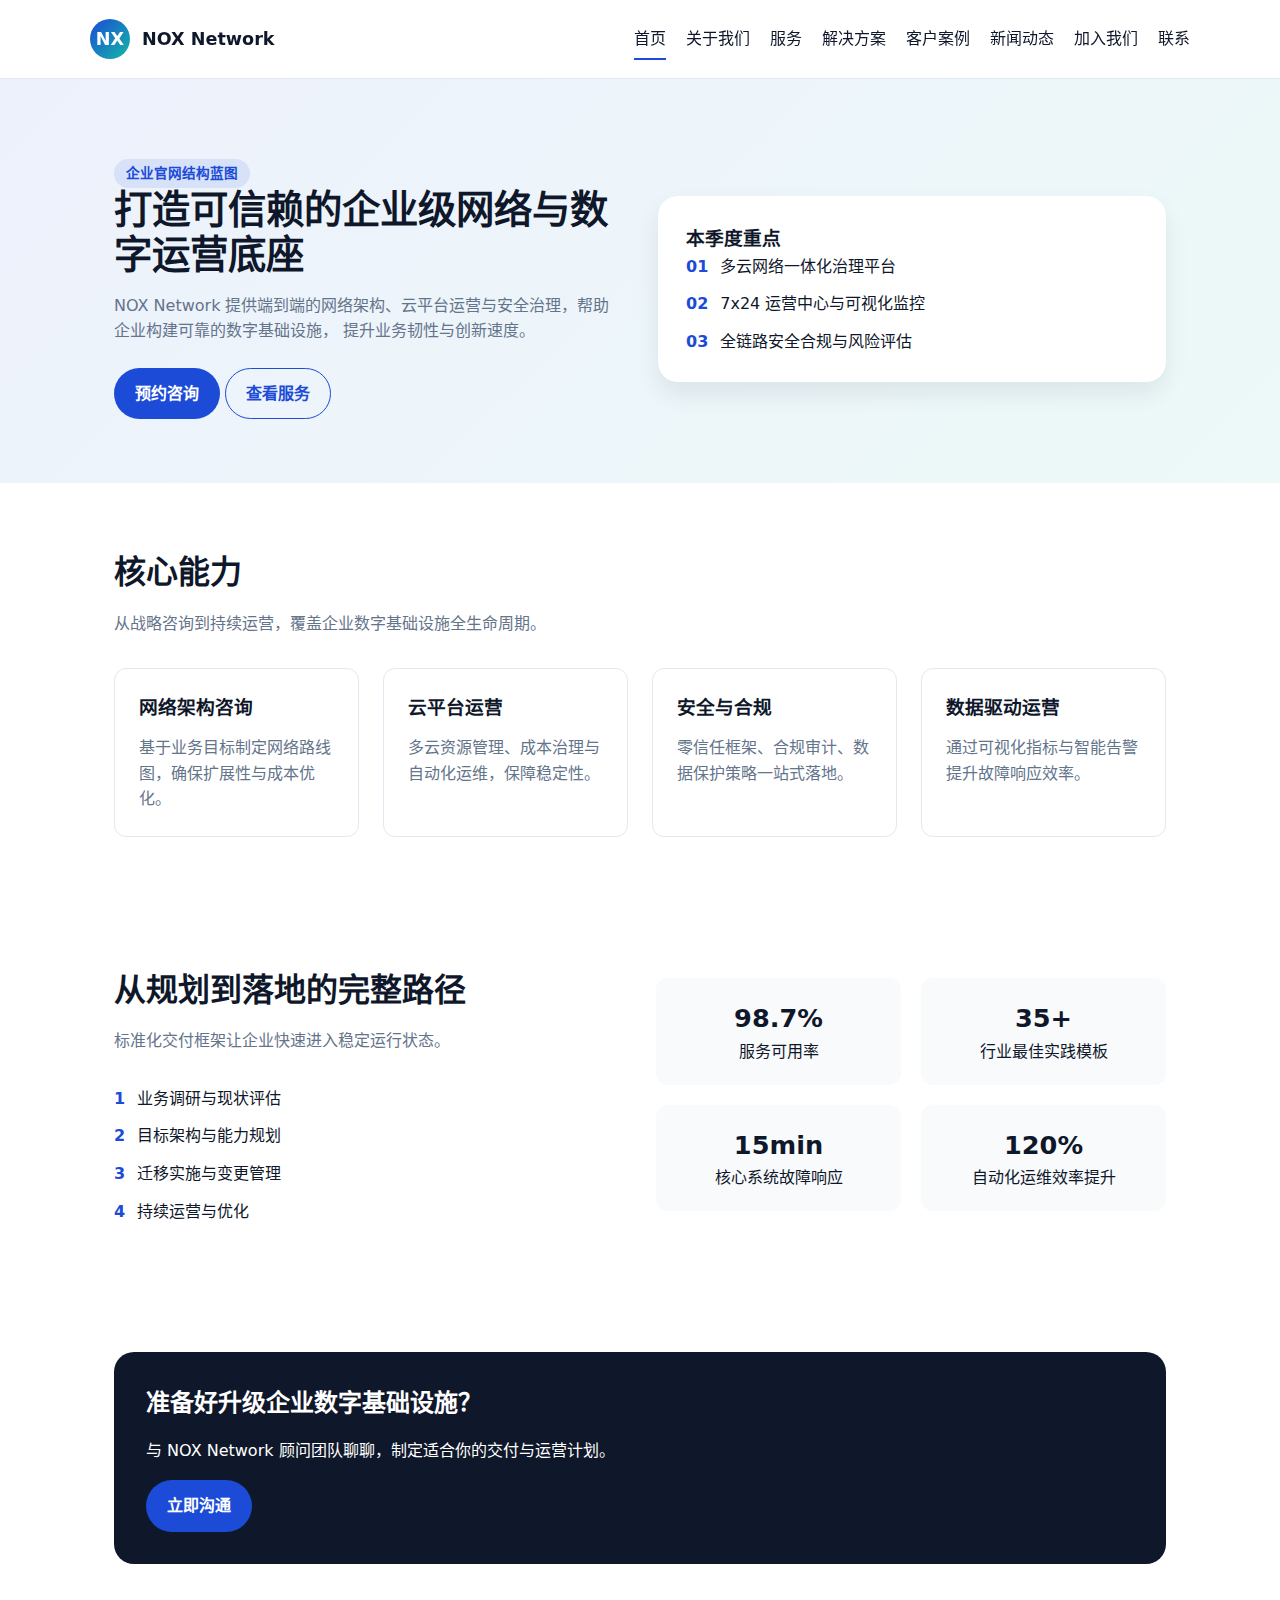
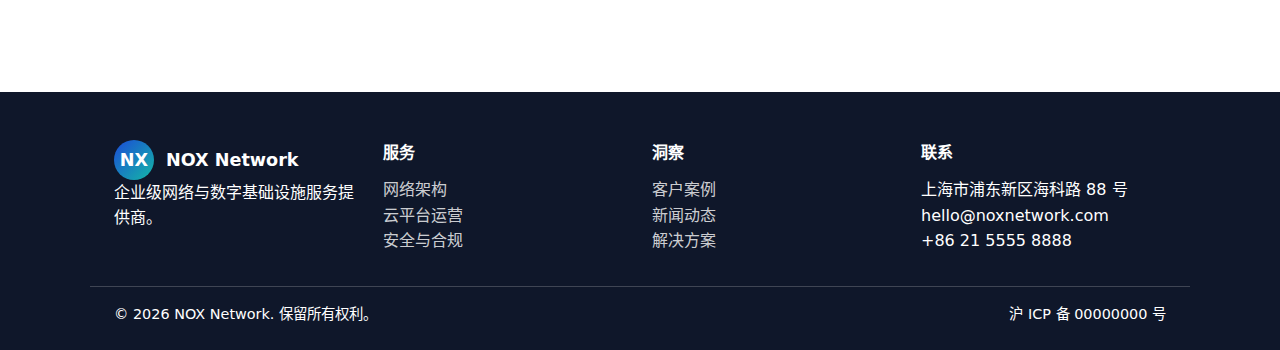
<file: index.html>
<!DOCTYPE html>
<html lang="zh-CN">
  <head>
    <meta charset="UTF-8" />
    <meta name="viewport" content="width=device-width, initial-scale=1" />
    <title>NOX Network | 企业级数字基础设施伙伴</title>
    <meta
      name="description"
      content="NOX Network 为企业提供安全、稳定、可扩展的数字基础设施与网络解决方案，助力业务持续增长。"
    />
    <link rel="stylesheet" href="assets/css/main.css" />
  </head>
  <body>
    <a class="skip-link" href="#main">跳到内容</a>
    <header class="site-header">
      <div class="container header-bar">
        <a class="brand" href="/">
          <span class="brand-mark">NX</span>
          NOX Network
        </a>
        <button class="nav-toggle" data-nav-toggle aria-expanded="false" aria-controls="primary-nav">
          菜单
        </button>
        <nav class="nav" id="primary-nav" data-nav-menu>
          <a href="/" aria-current="page">首页</a>
          <a href="/about/">关于我们</a>
          <a href="/services/">服务</a>
          <a href="/solutions/">解决方案</a>
          <a href="/case-studies/">客户案例</a>
          <a href="/news/">新闻动态</a>
          <a href="/careers/">加入我们</a>
          <a href="/contact/">联系</a>
        </nav>
      </div>
    </header>

    <main id="main">
      <section class="hero">
        <div class="container hero-grid">
          <div>
            <span class="badge">企业官网结构蓝图</span>
            <h1>打造可信赖的企业级网络与数字运营底座</h1>
            <p>
              NOX Network 提供端到端的网络架构、云平台运营与安全治理，帮助企业构建可靠的数字基础设施，
              提升业务韧性与创新速度。
            </p>
            <div class="hero-actions">
              <a class="button" href="/contact/">预约咨询</a>
              <a class="button secondary" href="/services/">查看服务</a>
            </div>
          </div>
          <div class="hero-card">
            <h3>本季度重点</h3>
            <ul class="list">
              <li><span>01</span> 多云网络一体化治理平台</li>
              <li><span>02</span> 7x24 运营中心与可视化监控</li>
              <li><span>03</span> 全链路安全合规与风险评估</li>
            </ul>
          </div>
        </div>
      </section>

      <section class="section">
        <div class="container">
          <div class="section-header">
            <h2>核心能力</h2>
            <p>从战略咨询到持续运营，覆盖企业数字基础设施全生命周期。</p>
          </div>
          <div class="card-grid">
            <article class="card">
              <h3>网络架构咨询</h3>
              <p>基于业务目标制定网络路线图，确保扩展性与成本优化。</p>
            </article>
            <article class="card">
              <h3>云平台运营</h3>
              <p>多云资源管理、成本治理与自动化运维，保障稳定性。</p>
            </article>
            <article class="card">
              <h3>安全与合规</h3>
              <p>零信任框架、合规审计、数据保护策略一站式落地。</p>
            </article>
            <article class="card">
              <h3>数据驱动运营</h3>
              <p>通过可视化指标与智能告警提升故障响应效率。</p>
            </article>
          </div>
        </div>
      </section>

      <section class="section">
        <div class="container split">
          <div>
            <div class="section-header">
              <h2>从规划到落地的完整路径</h2>
              <p>标准化交付框架让企业快速进入稳定运行状态。</p>
            </div>
            <ul class="list">
              <li><span>1</span> 业务调研与现状评估</li>
              <li><span>2</span> 目标架构与能力规划</li>
              <li><span>3</span> 迁移实施与变更管理</li>
              <li><span>4</span> 持续运营与优化</li>
            </ul>
          </div>
          <div class="metrics">
            <div class="metric">
              <strong>98.7%</strong>
              服务可用率
            </div>
            <div class="metric">
              <strong>35+</strong>
              行业最佳实践模板
            </div>
            <div class="metric">
              <strong>15min</strong>
              核心系统故障响应
            </div>
            <div class="metric">
              <strong>120%</strong>
              自动化运维效率提升
            </div>
          </div>
        </div>
      </section>

      <section class="section">
        <div class="container">
          <div class="cta">
            <h2>准备好升级企业数字基础设施？</h2>
            <p>与 NOX Network 顾问团队聊聊，制定适合你的交付与运营计划。</p>
            <a class="button" href="/contact/">立即沟通</a>
          </div>
        </div>
      </section>
    </main>

    <footer class="site-footer">
      <div class="container footer-grid">
        <div>
          <div class="brand">
            <span class="brand-mark">NX</span>
            NOX Network
          </div>
          <p>企业级网络与数字基础设施服务提供商。</p>
        </div>
        <div>
          <h4>服务</h4>
          <ul>
            <li><a href="/services/">网络架构</a></li>
            <li><a href="/services/">云平台运营</a></li>
            <li><a href="/services/">安全与合规</a></li>
          </ul>
        </div>
        <div>
          <h4>洞察</h4>
          <ul>
            <li><a href="/case-studies/">客户案例</a></li>
            <li><a href="/news/">新闻动态</a></li>
            <li><a href="/solutions/">解决方案</a></li>
          </ul>
        </div>
        <div>
          <h4>联系</h4>
          <ul>
            <li>上海市浦东新区海科路 88 号</li>
            <li>hello@noxnetwork.com</li>
            <li>+86 21 5555 8888</li>
          </ul>
        </div>
      </div>
      <div class="container footer-bottom">
        <span>© <span data-year></span> NOX Network. 保留所有权利。</span>
        <span>沪 ICP 备 00000000 号</span>
      </div>
    </footer>

    <script src="assets/js/main.js"></script>
  </body>
</html>
</file>
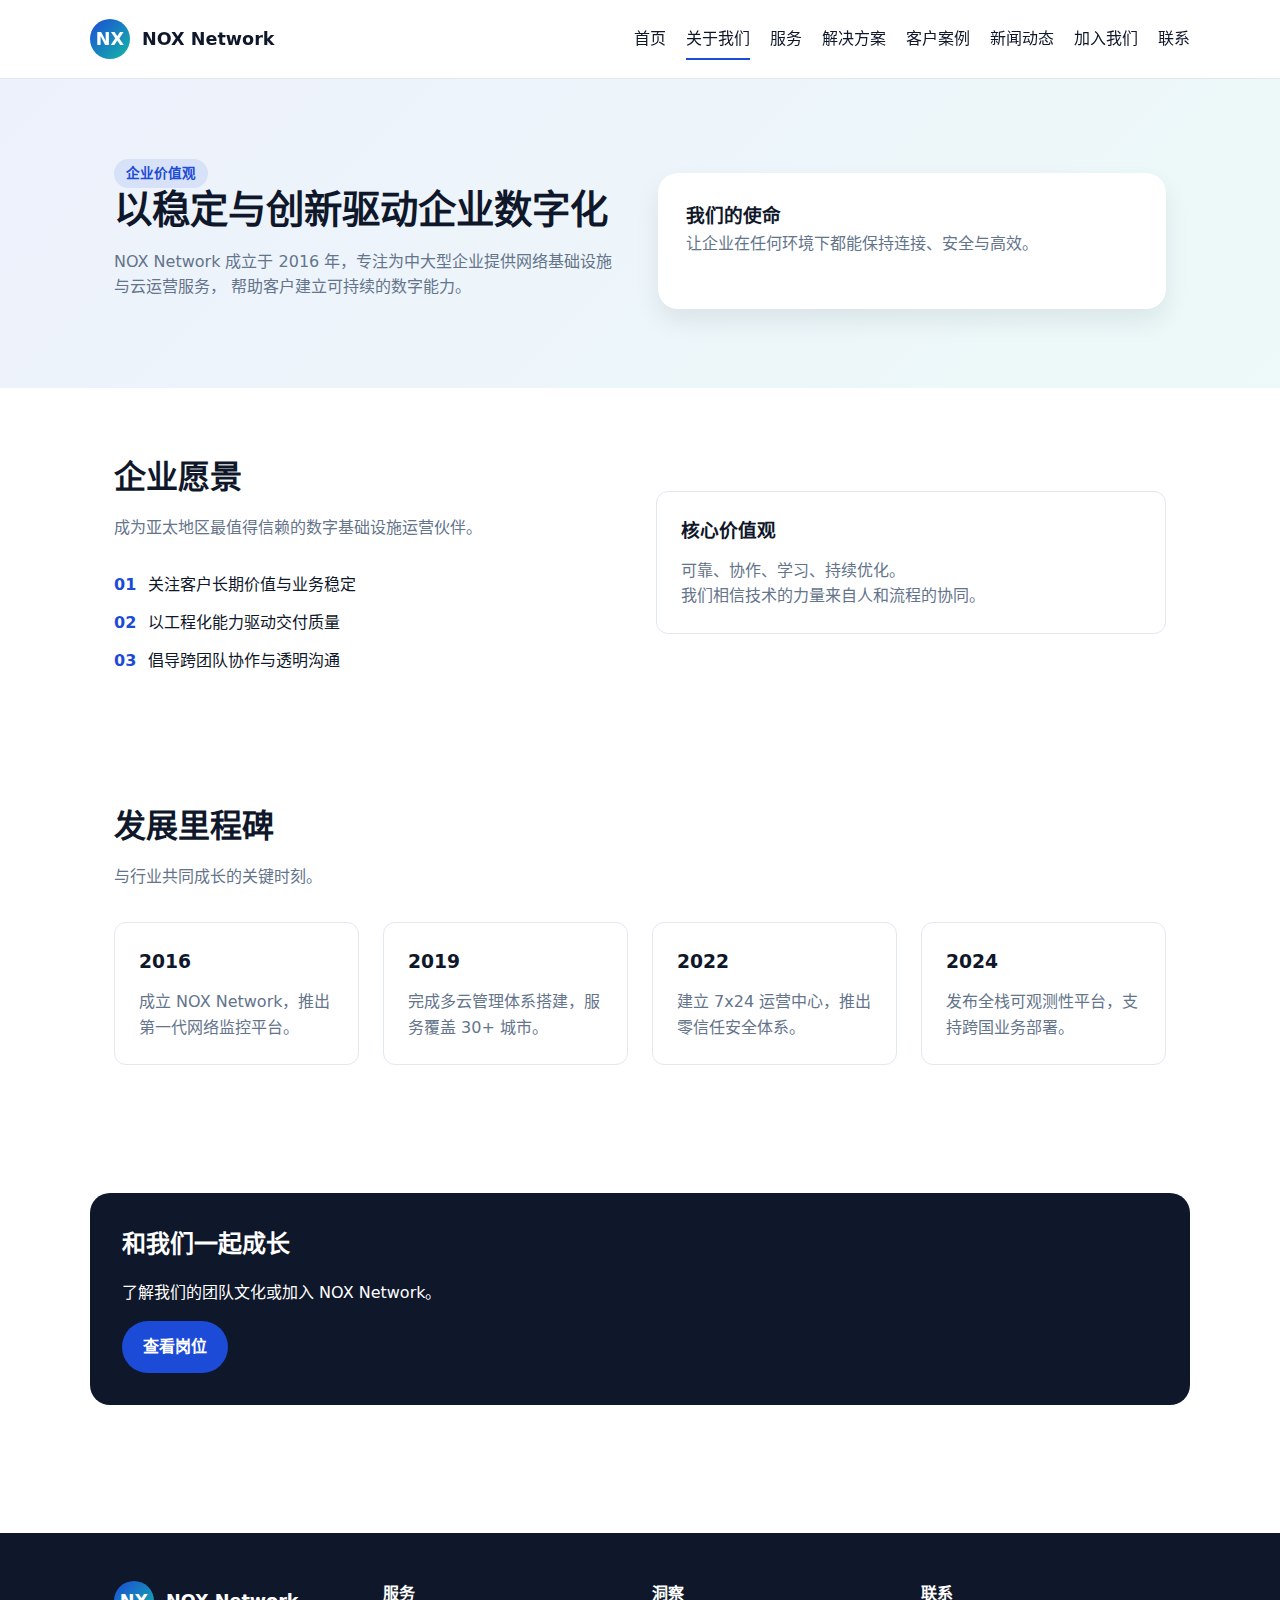
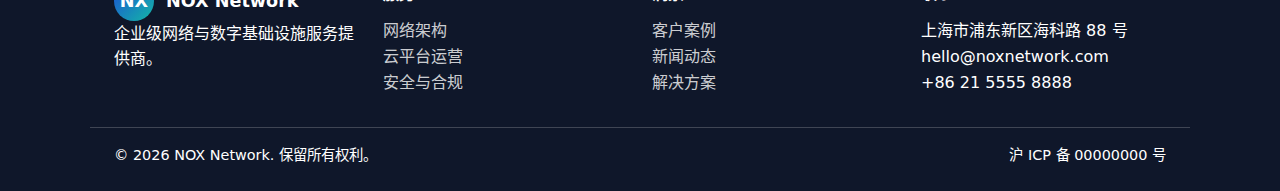
<file: about/index.html>
<!DOCTYPE html>
<html lang="zh-CN">
  <head>
    <meta charset="UTF-8" />
    <meta name="viewport" content="width=device-width, initial-scale=1" />
    <title>关于我们 | NOX Network</title>
    <meta name="description" content="了解 NOX Network 的使命、愿景、团队与发展历程。" />
    <link rel="stylesheet" href="../assets/css/main.css" />
  </head>
  <body>
    <a class="skip-link" href="#main">跳到内容</a>
    <header class="site-header">
      <div class="container header-bar">
        <a class="brand" href="/">
          <span class="brand-mark">NX</span>
          NOX Network
        </a>
        <button class="nav-toggle" data-nav-toggle aria-expanded="false" aria-controls="primary-nav">
          菜单
        </button>
        <nav class="nav" id="primary-nav" data-nav-menu>
          <a href="/">首页</a>
          <a href="/about/" aria-current="page">关于我们</a>
          <a href="/services/">服务</a>
          <a href="/solutions/">解决方案</a>
          <a href="/case-studies/">客户案例</a>
          <a href="/news/">新闻动态</a>
          <a href="/careers/">加入我们</a>
          <a href="/contact/">联系</a>
        </nav>
      </div>
    </header>

    <main id="main">
      <section class="hero">
        <div class="container hero-grid">
          <div>
            <span class="badge">企业价值观</span>
            <h1>以稳定与创新驱动企业数字化</h1>
            <p>
              NOX Network 成立于 2016 年，专注为中大型企业提供网络基础设施与云运营服务，
              帮助客户建立可持续的数字能力。
            </p>
          </div>
          <div class="hero-card">
            <h3>我们的使命</h3>
            <p>让企业在任何环境下都能保持连接、安全与高效。</p>
          </div>
        </div>
      </section>

      <section class="section">
        <div class="container split">
          <div>
            <div class="section-header">
              <h2>企业愿景</h2>
              <p>成为亚太地区最值得信赖的数字基础设施运营伙伴。</p>
            </div>
            <ul class="list">
              <li><span>01</span> 关注客户长期价值与业务稳定</li>
              <li><span>02</span> 以工程化能力驱动交付质量</li>
              <li><span>03</span> 倡导跨团队协作与透明沟通</li>
            </ul>
          </div>
          <div class="card">
            <h3>核心价值观</h3>
            <p>可靠、协作、学习、持续优化。</p>
            <p>我们相信技术的力量来自人和流程的协同。</p>
          </div>
        </div>
      </section>

      <section class="section">
        <div class="container">
          <div class="section-header">
            <h2>发展里程碑</h2>
            <p>与行业共同成长的关键时刻。</p>
          </div>
          <div class="card-grid">
            <article class="card">
              <h3>2016</h3>
              <p>成立 NOX Network，推出第一代网络监控平台。</p>
            </article>
            <article class="card">
              <h3>2019</h3>
              <p>完成多云管理体系搭建，服务覆盖 30+ 城市。</p>
            </article>
            <article class="card">
              <h3>2022</h3>
              <p>建立 7x24 运营中心，推出零信任安全体系。</p>
            </article>
            <article class="card">
              <h3>2024</h3>
              <p>发布全栈可观测性平台，支持跨国业务部署。</p>
            </article>
          </div>
        </div>
      </section>

      <section class="section">
        <div class="container cta">
          <h2>和我们一起成长</h2>
          <p>了解我们的团队文化或加入 NOX Network。</p>
          <a class="button" href="/careers/">查看岗位</a>
        </div>
      </section>
    </main>

    <footer class="site-footer">
      <div class="container footer-grid">
        <div>
          <div class="brand">
            <span class="brand-mark">NX</span>
            NOX Network
          </div>
          <p>企业级网络与数字基础设施服务提供商。</p>
        </div>
        <div>
          <h4>服务</h4>
          <ul>
            <li><a href="/services/">网络架构</a></li>
            <li><a href="/services/">云平台运营</a></li>
            <li><a href="/services/">安全与合规</a></li>
          </ul>
        </div>
        <div>
          <h4>洞察</h4>
          <ul>
            <li><a href="/case-studies/">客户案例</a></li>
            <li><a href="/news/">新闻动态</a></li>
            <li><a href="/solutions/">解决方案</a></li>
          </ul>
        </div>
        <div>
          <h4>联系</h4>
          <ul>
            <li>上海市浦东新区海科路 88 号</li>
            <li>hello@noxnetwork.com</li>
            <li>+86 21 5555 8888</li>
          </ul>
        </div>
      </div>
      <div class="container footer-bottom">
        <span>© <span data-year></span> NOX Network. 保留所有权利。</span>
        <span>沪 ICP 备 00000000 号</span>
      </div>
    </footer>

    <script src="../assets/js/main.js"></script>
  </body>
</html>
</file>
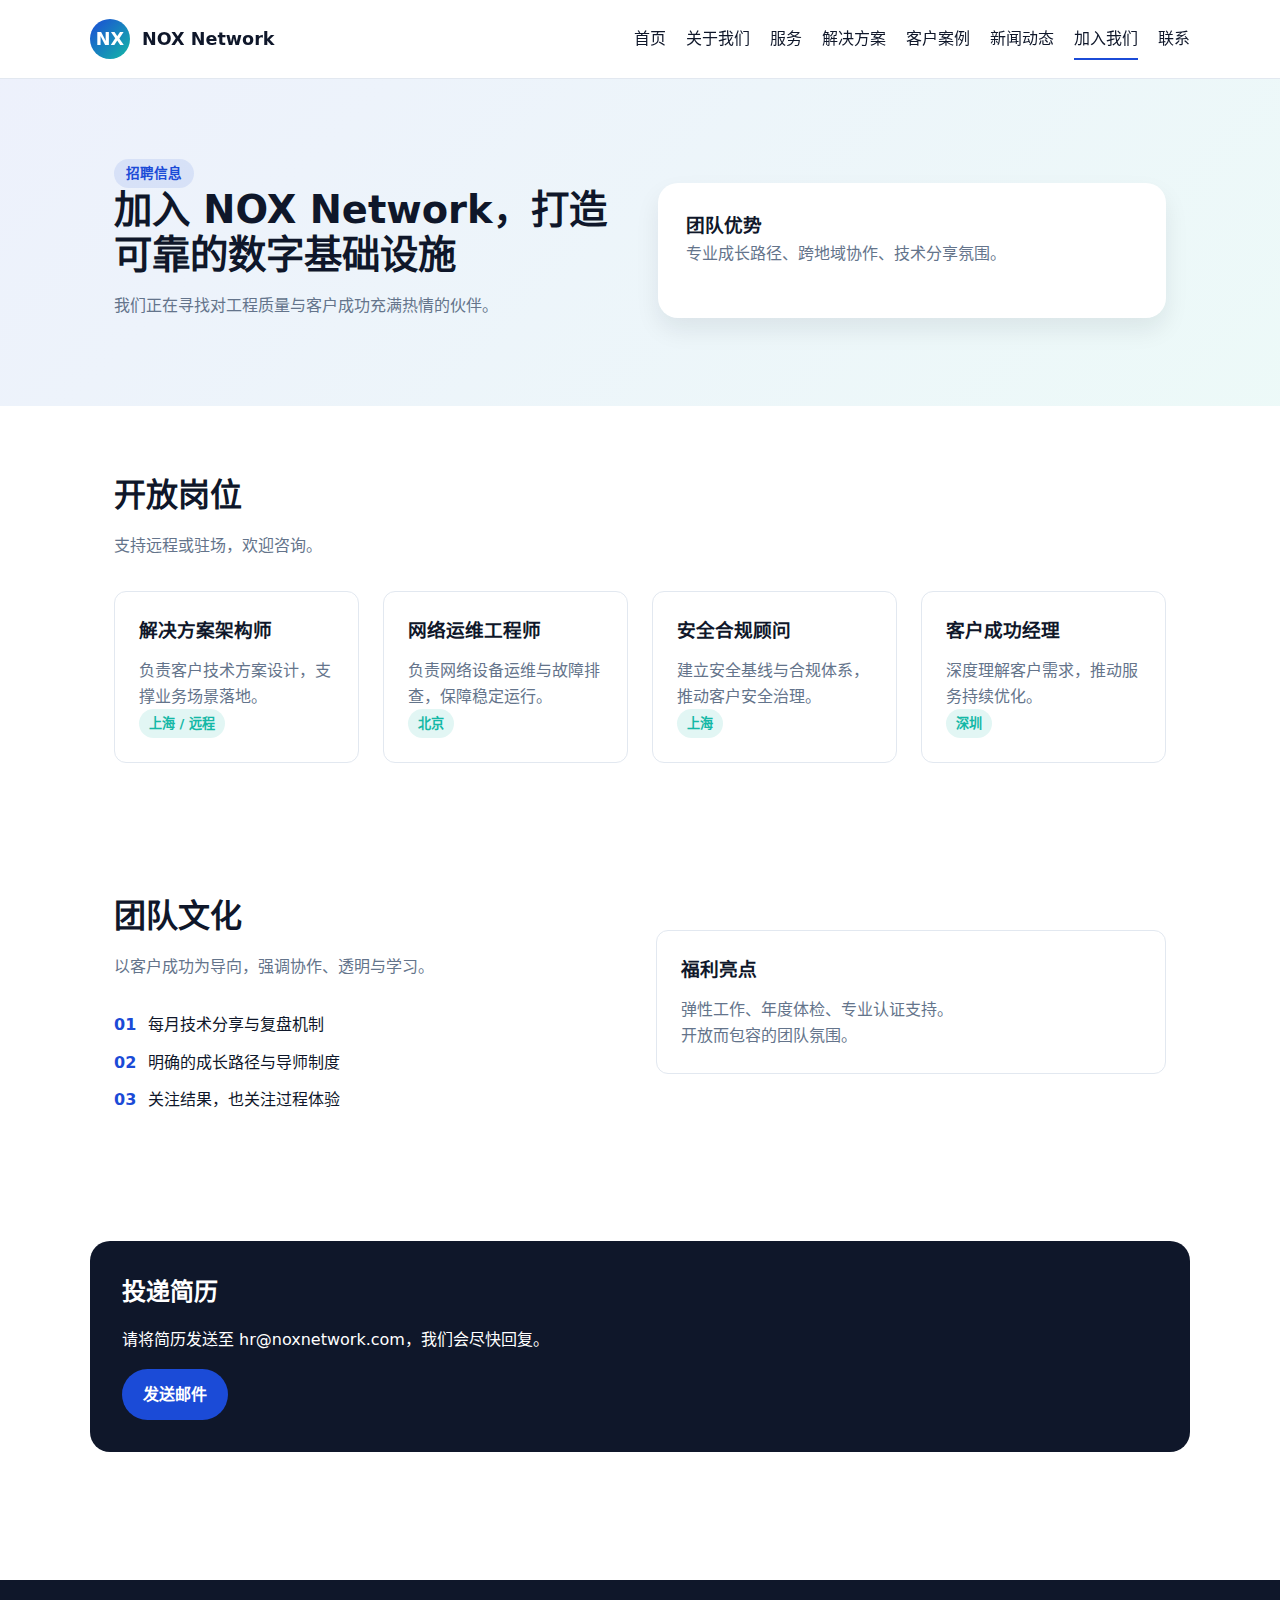
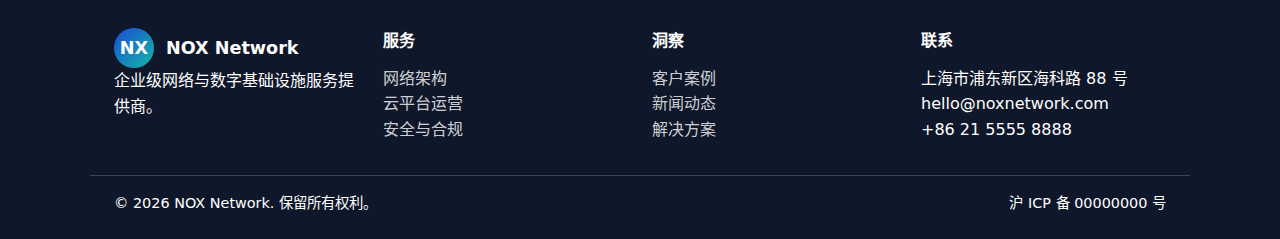
<file: careers/index.html>
<!DOCTYPE html>
<html lang="zh-CN">
  <head>
    <meta charset="UTF-8" />
    <meta name="viewport" content="width=device-width, initial-scale=1" />
    <title>加入我们 | NOX Network</title>
    <meta name="description" content="了解 NOX Network 的招聘岗位与团队文化。" />
    <link rel="stylesheet" href="../assets/css/main.css" />
  </head>
  <body>
    <a class="skip-link" href="#main">跳到内容</a>
    <header class="site-header">
      <div class="container header-bar">
        <a class="brand" href="/">
          <span class="brand-mark">NX</span>
          NOX Network
        </a>
        <button class="nav-toggle" data-nav-toggle aria-expanded="false" aria-controls="primary-nav">
          菜单
        </button>
        <nav class="nav" id="primary-nav" data-nav-menu>
          <a href="/">首页</a>
          <a href="/about/">关于我们</a>
          <a href="/services/">服务</a>
          <a href="/solutions/">解决方案</a>
          <a href="/case-studies/">客户案例</a>
          <a href="/news/">新闻动态</a>
          <a href="/careers/" aria-current="page">加入我们</a>
          <a href="/contact/">联系</a>
        </nav>
      </div>
    </header>

    <main id="main">
      <section class="hero">
        <div class="container hero-grid">
          <div>
            <span class="badge">招聘信息</span>
            <h1>加入 NOX Network，打造可靠的数字基础设施</h1>
            <p>我们正在寻找对工程质量与客户成功充满热情的伙伴。</p>
          </div>
          <div class="hero-card">
            <h3>团队优势</h3>
            <p>专业成长路径、跨地域协作、技术分享氛围。</p>
          </div>
        </div>
      </section>

      <section class="section">
        <div class="container">
          <div class="section-header">
            <h2>开放岗位</h2>
            <p>支持远程或驻场，欢迎咨询。</p>
          </div>
          <div class="card-grid">
            <article class="card">
              <h3>解决方案架构师</h3>
              <p>负责客户技术方案设计，支撑业务场景落地。</p>
              <span class="tag">上海 / 远程</span>
            </article>
            <article class="card">
              <h3>网络运维工程师</h3>
              <p>负责网络设备运维与故障排查，保障稳定运行。</p>
              <span class="tag">北京</span>
            </article>
            <article class="card">
              <h3>安全合规顾问</h3>
              <p>建立安全基线与合规体系，推动客户安全治理。</p>
              <span class="tag">上海</span>
            </article>
            <article class="card">
              <h3>客户成功经理</h3>
              <p>深度理解客户需求，推动服务持续优化。</p>
              <span class="tag">深圳</span>
            </article>
          </div>
        </div>
      </section>

      <section class="section">
        <div class="container split">
          <div>
            <div class="section-header">
              <h2>团队文化</h2>
              <p>以客户成功为导向，强调协作、透明与学习。</p>
            </div>
            <ul class="list">
              <li><span>01</span> 每月技术分享与复盘机制</li>
              <li><span>02</span> 明确的成长路径与导师制度</li>
              <li><span>03</span> 关注结果，也关注过程体验</li>
            </ul>
          </div>
          <div class="card">
            <h3>福利亮点</h3>
            <p>弹性工作、年度体检、专业认证支持。</p>
            <p>开放而包容的团队氛围。</p>
          </div>
        </div>
      </section>

      <section class="section">
        <div class="container cta">
          <h2>投递简历</h2>
          <p>请将简历发送至 hr@noxnetwork.com，我们会尽快回复。</p>
          <a class="button" href="mailto:hr@noxnetwork.com">发送邮件</a>
        </div>
      </section>
    </main>

    <footer class="site-footer">
      <div class="container footer-grid">
        <div>
          <div class="brand">
            <span class="brand-mark">NX</span>
            NOX Network
          </div>
          <p>企业级网络与数字基础设施服务提供商。</p>
        </div>
        <div>
          <h4>服务</h4>
          <ul>
            <li><a href="/services/">网络架构</a></li>
            <li><a href="/services/">云平台运营</a></li>
            <li><a href="/services/">安全与合规</a></li>
          </ul>
        </div>
        <div>
          <h4>洞察</h4>
          <ul>
            <li><a href="/case-studies/">客户案例</a></li>
            <li><a href="/news/">新闻动态</a></li>
            <li><a href="/solutions/">解决方案</a></li>
          </ul>
        </div>
        <div>
          <h4>联系</h4>
          <ul>
            <li>上海市浦东新区海科路 88 号</li>
            <li>hello@noxnetwork.com</li>
            <li>+86 21 5555 8888</li>
          </ul>
        </div>
      </div>
      <div class="container footer-bottom">
        <span>© <span data-year></span> NOX Network. 保留所有权利。</span>
        <span>沪 ICP 备 00000000 号</span>
      </div>
    </footer>

    <script src="../assets/js/main.js"></script>
  </body>
</html>
</file>
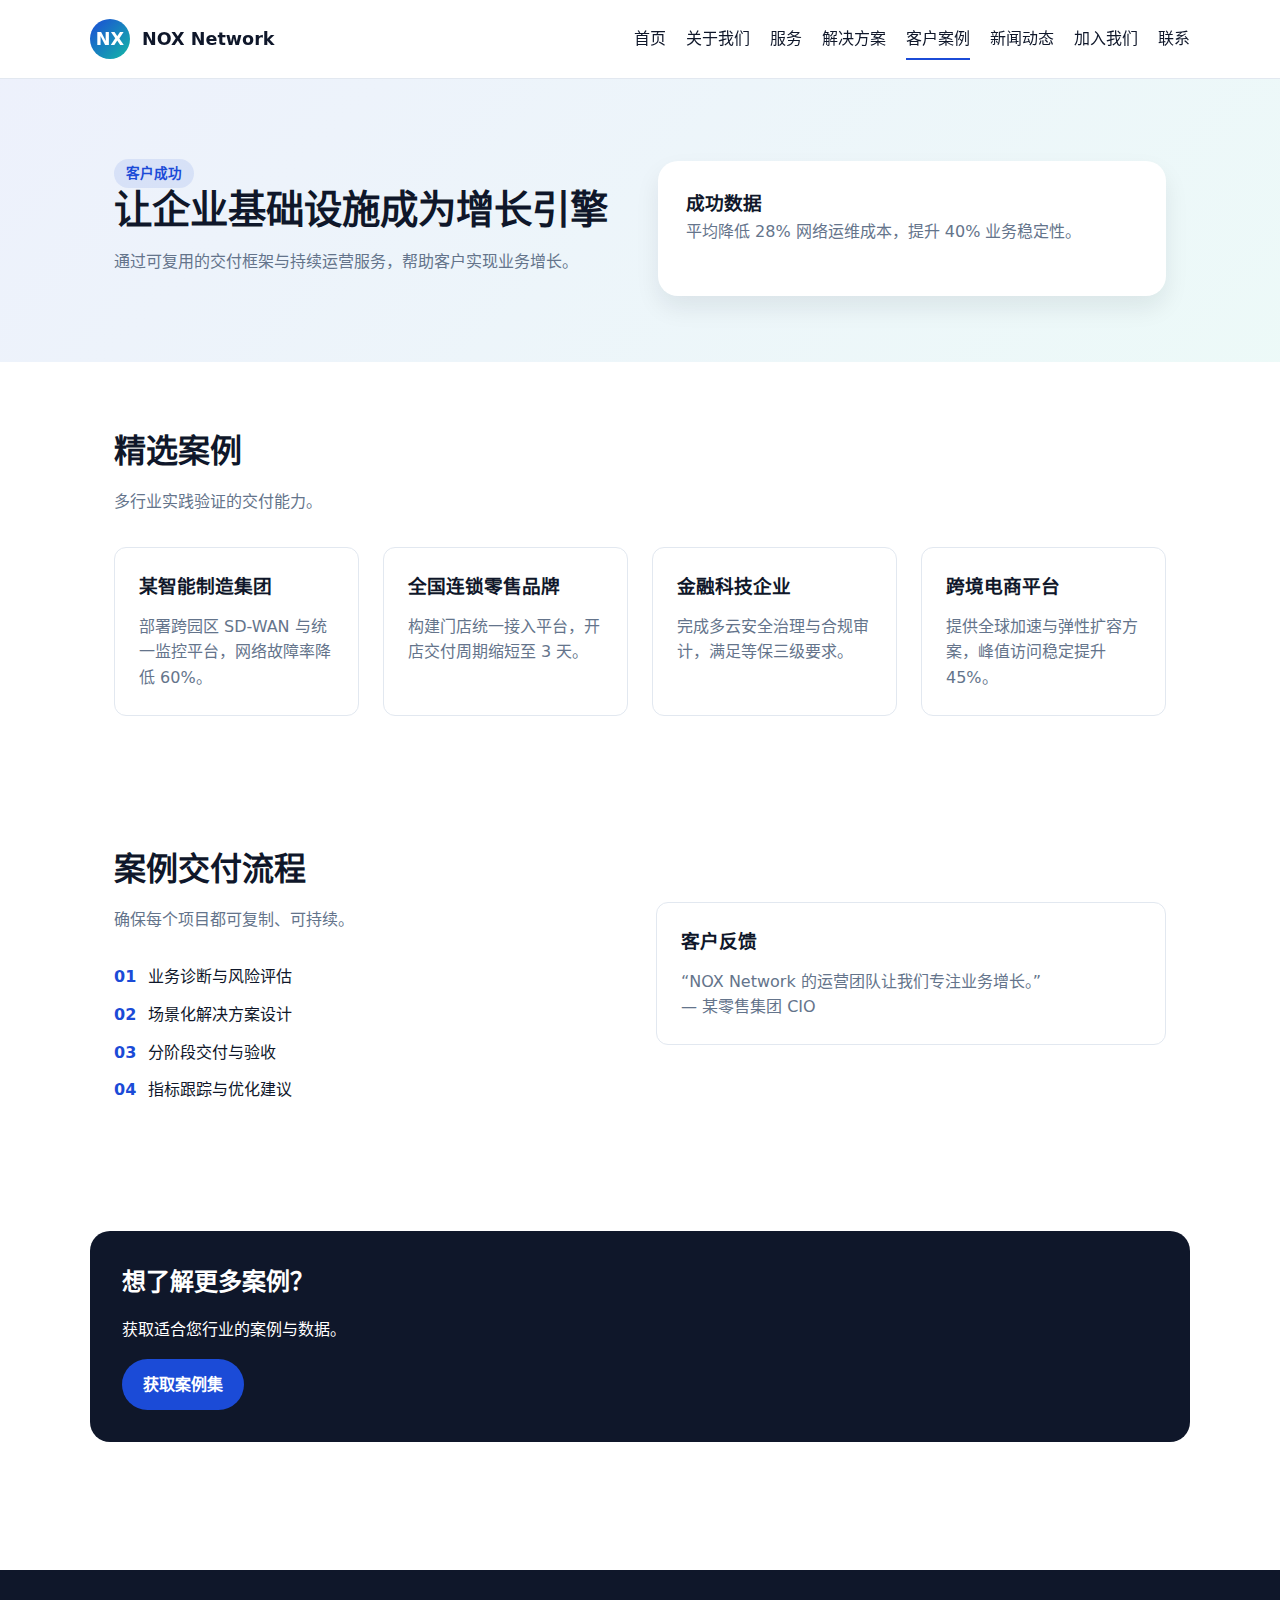
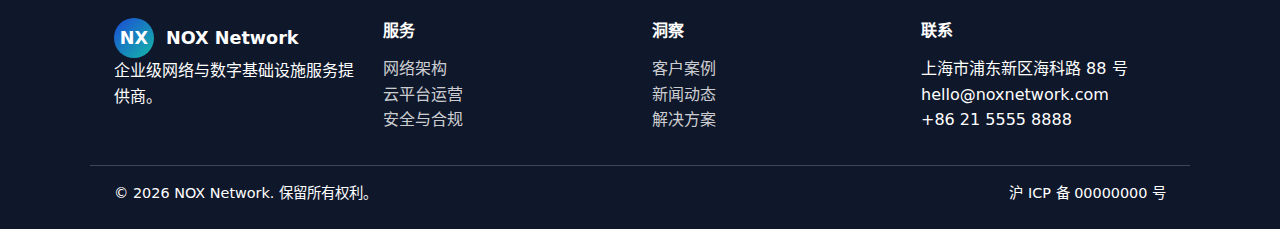
<file: case-studies/index.html>
<!DOCTYPE html>
<html lang="zh-CN">
  <head>
    <meta charset="UTF-8" />
    <meta name="viewport" content="width=device-width, initial-scale=1" />
    <title>客户案例 | NOX Network</title>
    <meta name="description" content="了解 NOX Network 在不同行业的客户成功案例。" />
    <link rel="stylesheet" href="../assets/css/main.css" />
  </head>
  <body>
    <a class="skip-link" href="#main">跳到内容</a>
    <header class="site-header">
      <div class="container header-bar">
        <a class="brand" href="/">
          <span class="brand-mark">NX</span>
          NOX Network
        </a>
        <button class="nav-toggle" data-nav-toggle aria-expanded="false" aria-controls="primary-nav">
          菜单
        </button>
        <nav class="nav" id="primary-nav" data-nav-menu>
          <a href="/">首页</a>
          <a href="/about/">关于我们</a>
          <a href="/services/">服务</a>
          <a href="/solutions/">解决方案</a>
          <a href="/case-studies/" aria-current="page">客户案例</a>
          <a href="/news/">新闻动态</a>
          <a href="/careers/">加入我们</a>
          <a href="/contact/">联系</a>
        </nav>
      </div>
    </header>

    <main id="main">
      <section class="hero">
        <div class="container hero-grid">
          <div>
            <span class="badge">客户成功</span>
            <h1>让企业基础设施成为增长引擎</h1>
            <p>通过可复用的交付框架与持续运营服务，帮助客户实现业务增长。</p>
          </div>
          <div class="hero-card">
            <h3>成功数据</h3>
            <p>平均降低 28% 网络运维成本，提升 40% 业务稳定性。</p>
          </div>
        </div>
      </section>

      <section class="section">
        <div class="container">
          <div class="section-header">
            <h2>精选案例</h2>
            <p>多行业实践验证的交付能力。</p>
          </div>
          <div class="card-grid">
            <article class="card">
              <h3>某智能制造集团</h3>
              <p>部署跨园区 SD-WAN 与统一监控平台，网络故障率降低 60%。</p>
            </article>
            <article class="card">
              <h3>全国连锁零售品牌</h3>
              <p>构建门店统一接入平台，开店交付周期缩短至 3 天。</p>
            </article>
            <article class="card">
              <h3>金融科技企业</h3>
              <p>完成多云安全治理与合规审计，满足等保三级要求。</p>
            </article>
            <article class="card">
              <h3>跨境电商平台</h3>
              <p>提供全球加速与弹性扩容方案，峰值访问稳定提升 45%。</p>
            </article>
          </div>
        </div>
      </section>

      <section class="section">
        <div class="container split">
          <div>
            <div class="section-header">
              <h2>案例交付流程</h2>
              <p>确保每个项目都可复制、可持续。</p>
            </div>
            <ul class="list">
              <li><span>01</span> 业务诊断与风险评估</li>
              <li><span>02</span> 场景化解决方案设计</li>
              <li><span>03</span> 分阶段交付与验收</li>
              <li><span>04</span> 指标跟踪与优化建议</li>
            </ul>
          </div>
          <div class="card">
            <h3>客户反馈</h3>
            <p>“NOX Network 的运营团队让我们专注业务增长。”</p>
            <p>— 某零售集团 CIO</p>
          </div>
        </div>
      </section>

      <section class="section">
        <div class="container cta">
          <h2>想了解更多案例？</h2>
          <p>获取适合您行业的案例与数据。</p>
          <a class="button" href="/contact/">获取案例集</a>
        </div>
      </section>
    </main>

    <footer class="site-footer">
      <div class="container footer-grid">
        <div>
          <div class="brand">
            <span class="brand-mark">NX</span>
            NOX Network
          </div>
          <p>企业级网络与数字基础设施服务提供商。</p>
        </div>
        <div>
          <h4>服务</h4>
          <ul>
            <li><a href="/services/">网络架构</a></li>
            <li><a href="/services/">云平台运营</a></li>
            <li><a href="/services/">安全与合规</a></li>
          </ul>
        </div>
        <div>
          <h4>洞察</h4>
          <ul>
            <li><a href="/case-studies/">客户案例</a></li>
            <li><a href="/news/">新闻动态</a></li>
            <li><a href="/solutions/">解决方案</a></li>
          </ul>
        </div>
        <div>
          <h4>联系</h4>
          <ul>
            <li>上海市浦东新区海科路 88 号</li>
            <li>hello@noxnetwork.com</li>
            <li>+86 21 5555 8888</li>
          </ul>
        </div>
      </div>
      <div class="container footer-bottom">
        <span>© <span data-year></span> NOX Network. 保留所有权利。</span>
        <span>沪 ICP 备 00000000 号</span>
      </div>
    </footer>

    <script src="../assets/js/main.js"></script>
  </body>
</html>
</file>
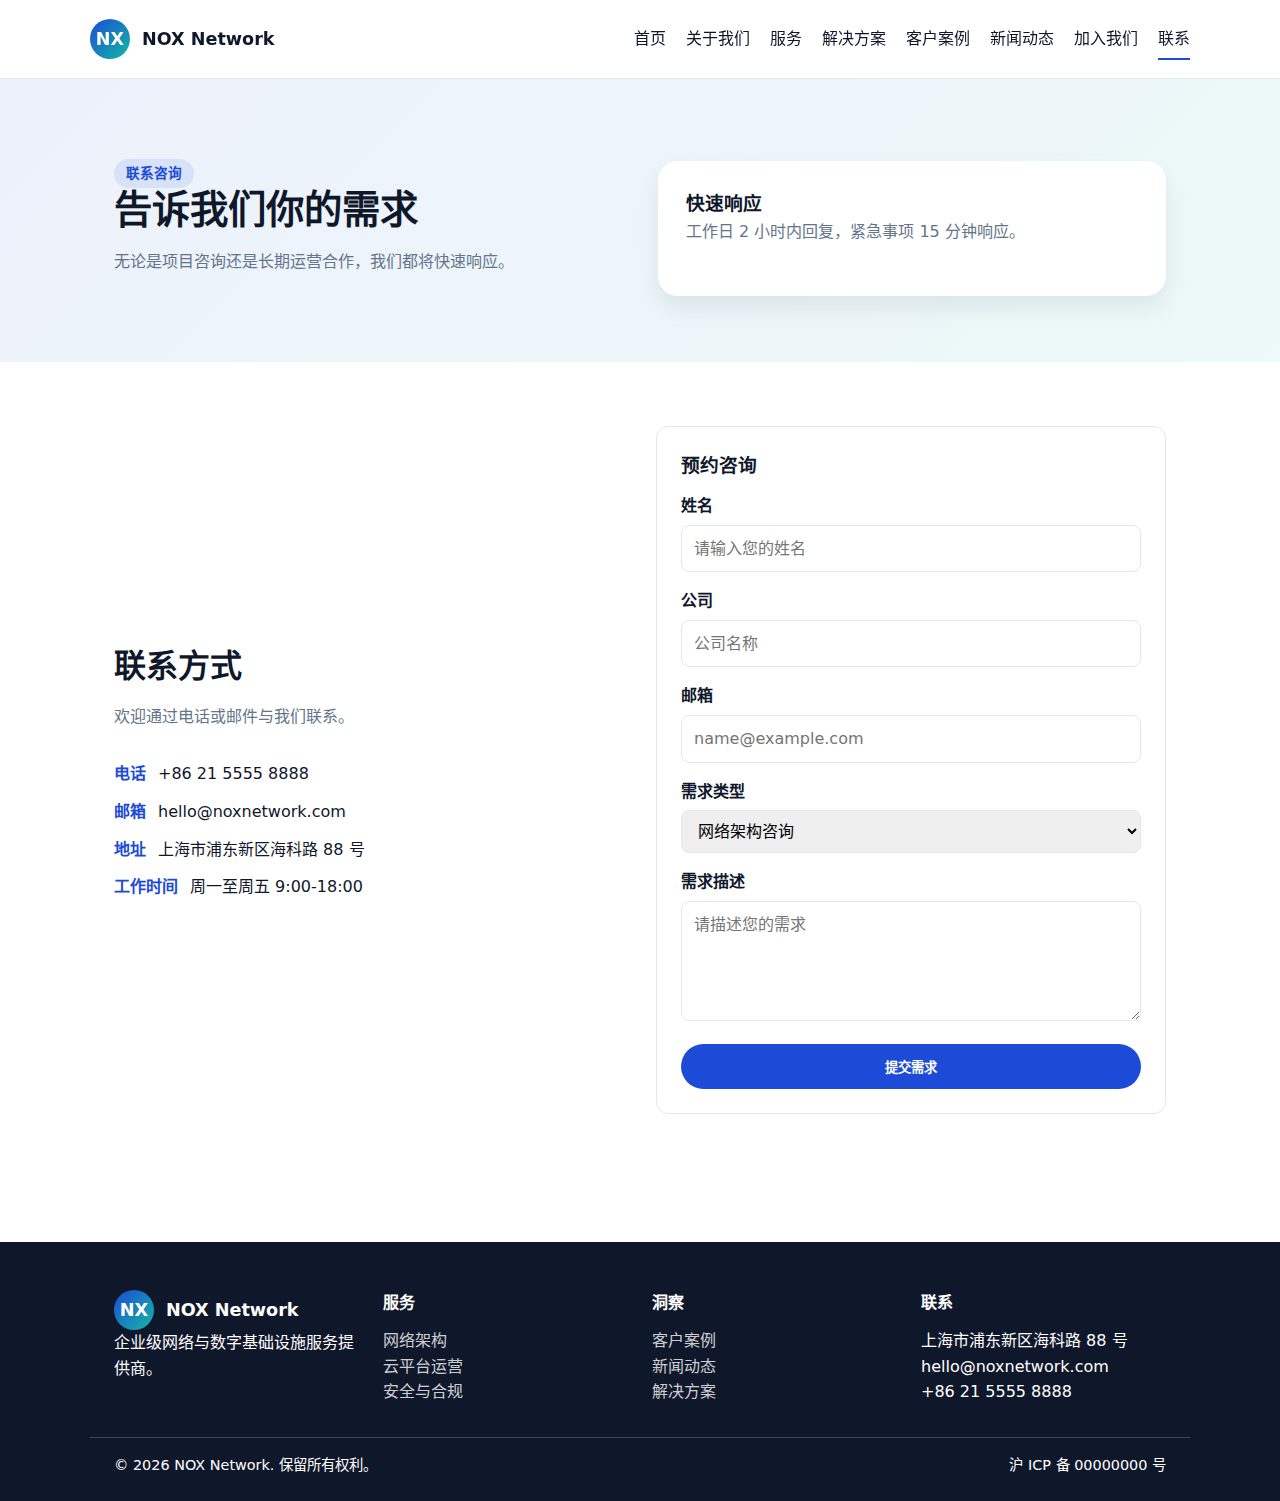
<file: contact/index.html>
<!DOCTYPE html>
<html lang="zh-CN">
  <head>
    <meta charset="UTF-8" />
    <meta name="viewport" content="width=device-width, initial-scale=1" />
    <title>联系 | NOX Network</title>
    <meta name="description" content="联系 NOX Network 获取咨询与服务支持。" />
    <link rel="stylesheet" href="../assets/css/main.css" />
  </head>
  <body>
    <a class="skip-link" href="#main">跳到内容</a>
    <header class="site-header">
      <div class="container header-bar">
        <a class="brand" href="/">
          <span class="brand-mark">NX</span>
          NOX Network
        </a>
        <button class="nav-toggle" data-nav-toggle aria-expanded="false" aria-controls="primary-nav">
          菜单
        </button>
        <nav class="nav" id="primary-nav" data-nav-menu>
          <a href="/">首页</a>
          <a href="/about/">关于我们</a>
          <a href="/services/">服务</a>
          <a href="/solutions/">解决方案</a>
          <a href="/case-studies/">客户案例</a>
          <a href="/news/">新闻动态</a>
          <a href="/careers/">加入我们</a>
          <a href="/contact/" aria-current="page">联系</a>
        </nav>
      </div>
    </header>

    <main id="main">
      <section class="hero">
        <div class="container hero-grid">
          <div>
            <span class="badge">联系咨询</span>
            <h1>告诉我们你的需求</h1>
            <p>无论是项目咨询还是长期运营合作，我们都将快速响应。</p>
          </div>
          <div class="hero-card">
            <h3>快速响应</h3>
            <p>工作日 2 小时内回复，紧急事项 15 分钟响应。</p>
          </div>
        </div>
      </section>

      <section class="section">
        <div class="container split">
          <div>
            <div class="section-header">
              <h2>联系方式</h2>
              <p>欢迎通过电话或邮件与我们联系。</p>
            </div>
            <ul class="list">
              <li><span>电话</span> +86 21 5555 8888</li>
              <li><span>邮箱</span> hello@noxnetwork.com</li>
              <li><span>地址</span> 上海市浦东新区海科路 88 号</li>
              <li><span>工作时间</span> 周一至周五 9:00-18:00</li>
            </ul>
          </div>
          <div class="card">
            <h3>预约咨询</h3>
            <form class="form">
              <div>
                <label for="name">姓名</label>
                <input id="name" name="name" type="text" placeholder="请输入您的姓名" required />
              </div>
              <div>
                <label for="company">公司</label>
                <input id="company" name="company" type="text" placeholder="公司名称" />
              </div>
              <div>
                <label for="email">邮箱</label>
                <input id="email" name="email" type="email" placeholder="name@example.com" required />
              </div>
              <div>
                <label for="service">需求类型</label>
                <select id="service" name="service">
                  <option>网络架构咨询</option>
                  <option>云平台运营</option>
                  <option>安全合规服务</option>
                  <option>其他</option>
                </select>
              </div>
              <div>
                <label for="message">需求描述</label>
                <textarea id="message" name="message" placeholder="请描述您的需求"></textarea>
              </div>
              <button class="button" type="submit">提交需求</button>
            </form>
          </div>
        </div>
      </section>
    </main>

    <footer class="site-footer">
      <div class="container footer-grid">
        <div>
          <div class="brand">
            <span class="brand-mark">NX</span>
            NOX Network
          </div>
          <p>企业级网络与数字基础设施服务提供商。</p>
        </div>
        <div>
          <h4>服务</h4>
          <ul>
            <li><a href="/services/">网络架构</a></li>
            <li><a href="/services/">云平台运营</a></li>
            <li><a href="/services/">安全与合规</a></li>
          </ul>
        </div>
        <div>
          <h4>洞察</h4>
          <ul>
            <li><a href="/case-studies/">客户案例</a></li>
            <li><a href="/news/">新闻动态</a></li>
            <li><a href="/solutions/">解决方案</a></li>
          </ul>
        </div>
        <div>
          <h4>联系</h4>
          <ul>
            <li>上海市浦东新区海科路 88 号</li>
            <li>hello@noxnetwork.com</li>
            <li>+86 21 5555 8888</li>
          </ul>
        </div>
      </div>
      <div class="container footer-bottom">
        <span>© <span data-year></span> NOX Network. 保留所有权利。</span>
        <span>沪 ICP 备 00000000 号</span>
      </div>
    </footer>

    <script src="../assets/js/main.js"></script>
  </body>
</html>
</file>
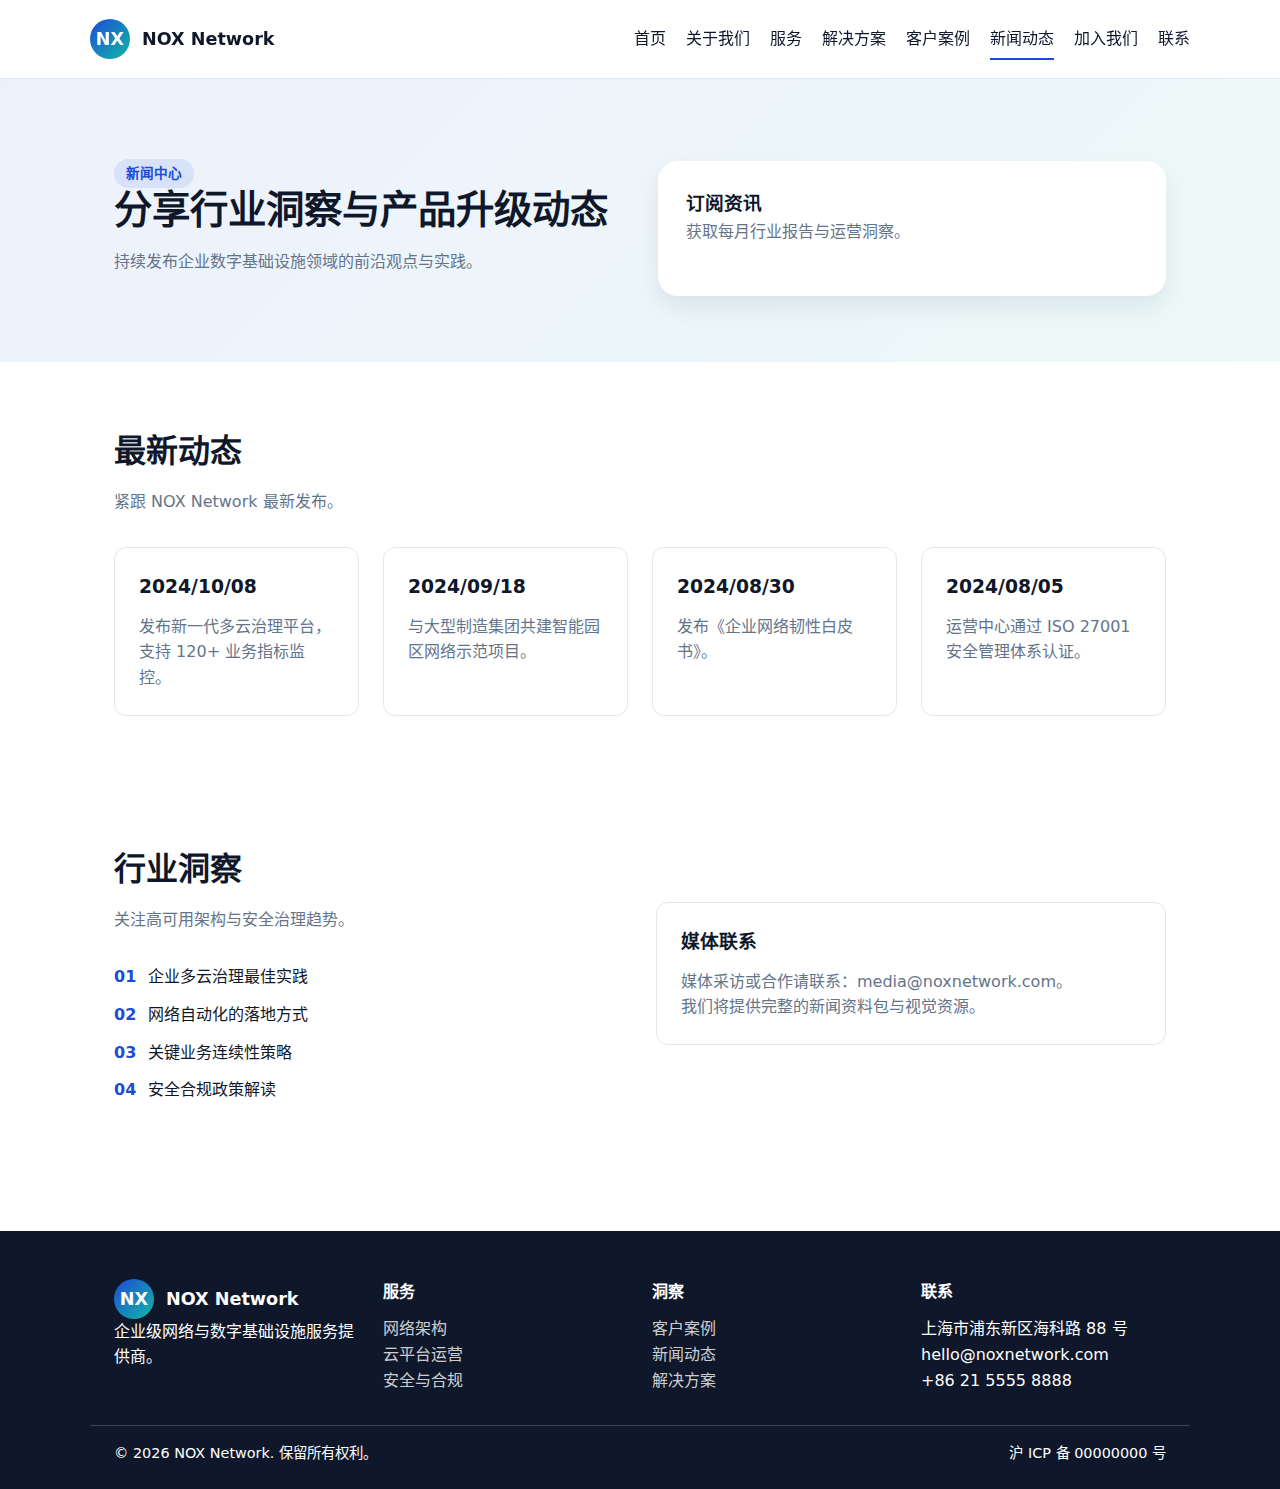
<file: news/index.html>
<!DOCTYPE html>
<html lang="zh-CN">
  <head>
    <meta charset="UTF-8" />
    <meta name="viewport" content="width=device-width, initial-scale=1" />
    <title>新闻动态 | NOX Network</title>
    <meta name="description" content="了解 NOX Network 的最新动态与行业洞察。" />
    <link rel="stylesheet" href="../assets/css/main.css" />
  </head>
  <body>
    <a class="skip-link" href="#main">跳到内容</a>
    <header class="site-header">
      <div class="container header-bar">
        <a class="brand" href="/">
          <span class="brand-mark">NX</span>
          NOX Network
        </a>
        <button class="nav-toggle" data-nav-toggle aria-expanded="false" aria-controls="primary-nav">
          菜单
        </button>
        <nav class="nav" id="primary-nav" data-nav-menu>
          <a href="/">首页</a>
          <a href="/about/">关于我们</a>
          <a href="/services/">服务</a>
          <a href="/solutions/">解决方案</a>
          <a href="/case-studies/">客户案例</a>
          <a href="/news/" aria-current="page">新闻动态</a>
          <a href="/careers/">加入我们</a>
          <a href="/contact/">联系</a>
        </nav>
      </div>
    </header>

    <main id="main">
      <section class="hero">
        <div class="container hero-grid">
          <div>
            <span class="badge">新闻中心</span>
            <h1>分享行业洞察与产品升级动态</h1>
            <p>持续发布企业数字基础设施领域的前沿观点与实践。</p>
          </div>
          <div class="hero-card">
            <h3>订阅资讯</h3>
            <p>获取每月行业报告与运营洞察。</p>
          </div>
        </div>
      </section>

      <section class="section">
        <div class="container">
          <div class="section-header">
            <h2>最新动态</h2>
            <p>紧跟 NOX Network 最新发布。</p>
          </div>
          <div class="card-grid">
            <article class="card">
              <h3>2024/10/08</h3>
              <p>发布新一代多云治理平台，支持 120+ 业务指标监控。</p>
            </article>
            <article class="card">
              <h3>2024/09/18</h3>
              <p>与大型制造集团共建智能园区网络示范项目。</p>
            </article>
            <article class="card">
              <h3>2024/08/30</h3>
              <p>发布《企业网络韧性白皮书》。</p>
            </article>
            <article class="card">
              <h3>2024/08/05</h3>
              <p>运营中心通过 ISO 27001 安全管理体系认证。</p>
            </article>
          </div>
        </div>
      </section>

      <section class="section">
        <div class="container split">
          <div>
            <div class="section-header">
              <h2>行业洞察</h2>
              <p>关注高可用架构与安全治理趋势。</p>
            </div>
            <ul class="list">
              <li><span>01</span> 企业多云治理最佳实践</li>
              <li><span>02</span> 网络自动化的落地方式</li>
              <li><span>03</span> 关键业务连续性策略</li>
              <li><span>04</span> 安全合规政策解读</li>
            </ul>
          </div>
          <div class="card">
            <h3>媒体联系</h3>
            <p>媒体采访或合作请联系：media@noxnetwork.com。</p>
            <p>我们将提供完整的新闻资料包与视觉资源。</p>
          </div>
        </div>
      </section>
    </main>

    <footer class="site-footer">
      <div class="container footer-grid">
        <div>
          <div class="brand">
            <span class="brand-mark">NX</span>
            NOX Network
          </div>
          <p>企业级网络与数字基础设施服务提供商。</p>
        </div>
        <div>
          <h4>服务</h4>
          <ul>
            <li><a href="/services/">网络架构</a></li>
            <li><a href="/services/">云平台运营</a></li>
            <li><a href="/services/">安全与合规</a></li>
          </ul>
        </div>
        <div>
          <h4>洞察</h4>
          <ul>
            <li><a href="/case-studies/">客户案例</a></li>
            <li><a href="/news/">新闻动态</a></li>
            <li><a href="/solutions/">解决方案</a></li>
          </ul>
        </div>
        <div>
          <h4>联系</h4>
          <ul>
            <li>上海市浦东新区海科路 88 号</li>
            <li>hello@noxnetwork.com</li>
            <li>+86 21 5555 8888</li>
          </ul>
        </div>
      </div>
      <div class="container footer-bottom">
        <span>© <span data-year></span> NOX Network. 保留所有权利。</span>
        <span>沪 ICP 备 00000000 号</span>
      </div>
    </footer>

    <script src="../assets/js/main.js"></script>
  </body>
</html>
</file>
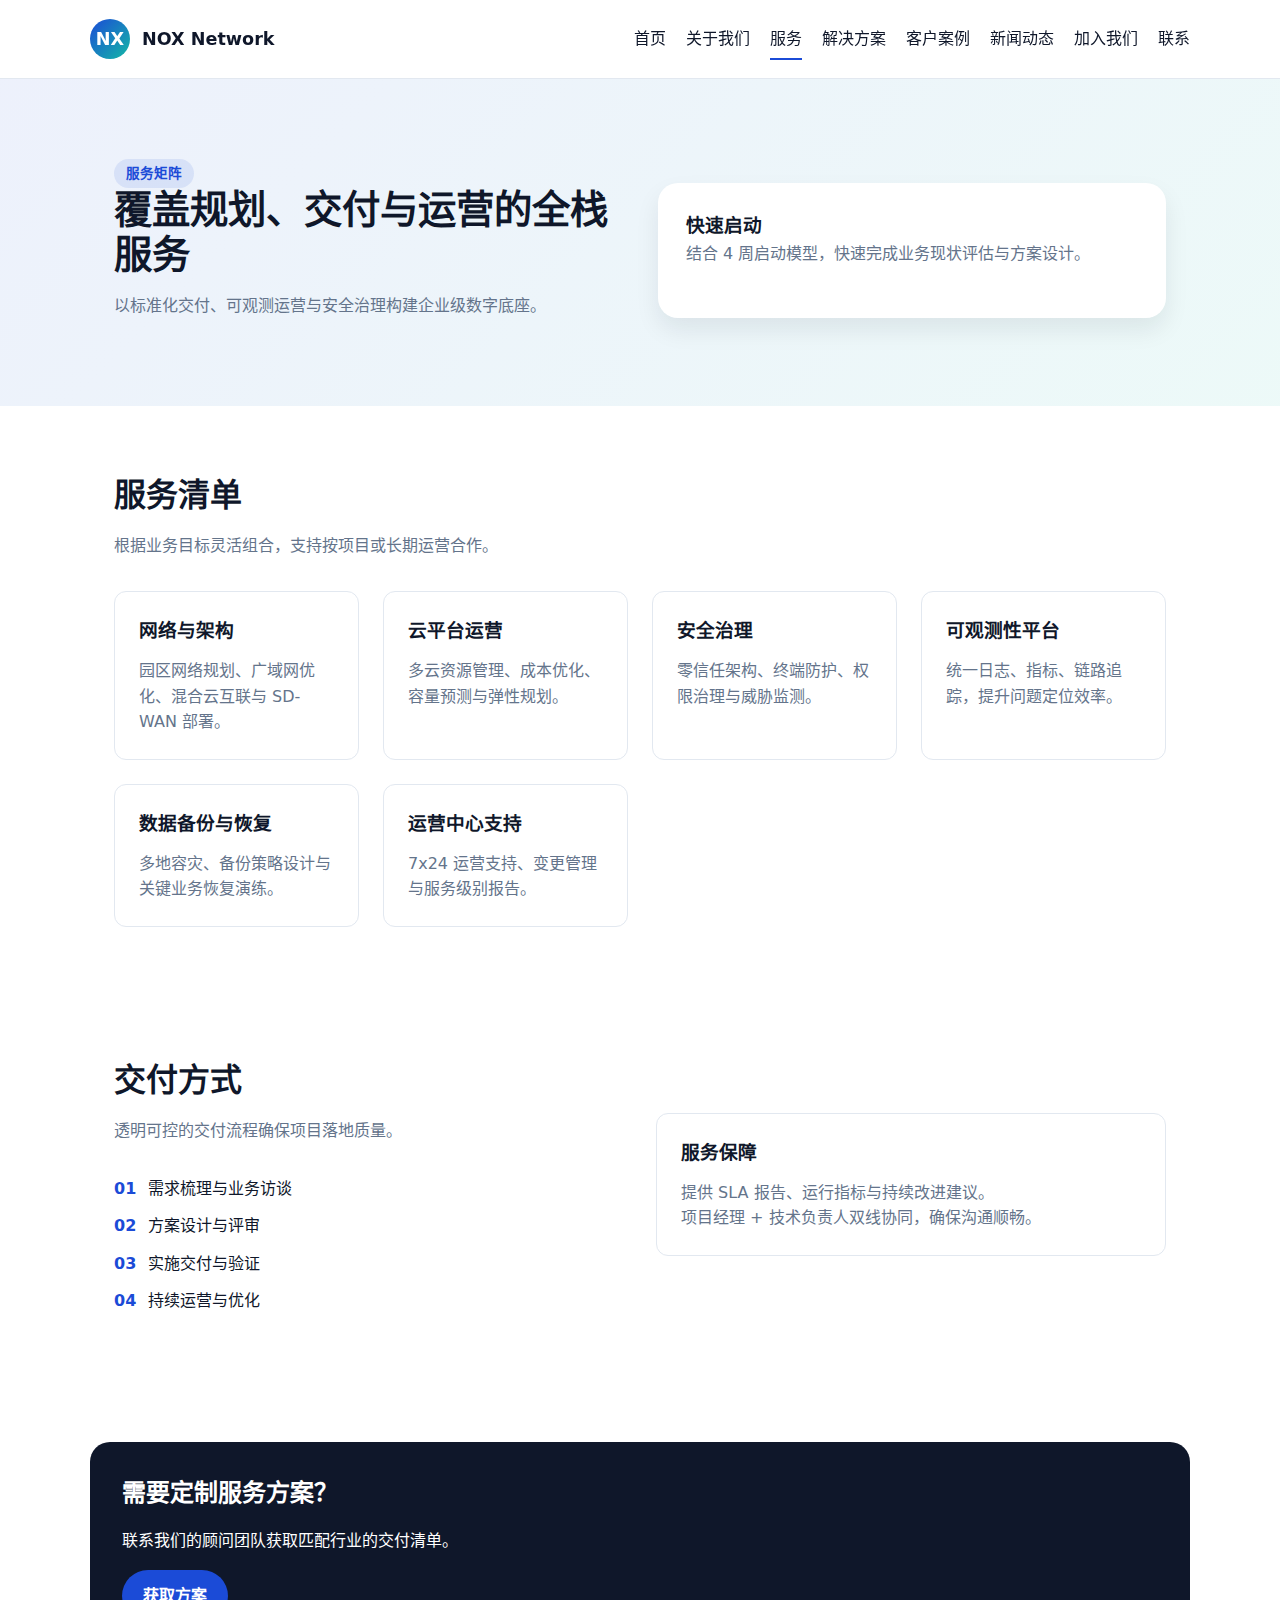
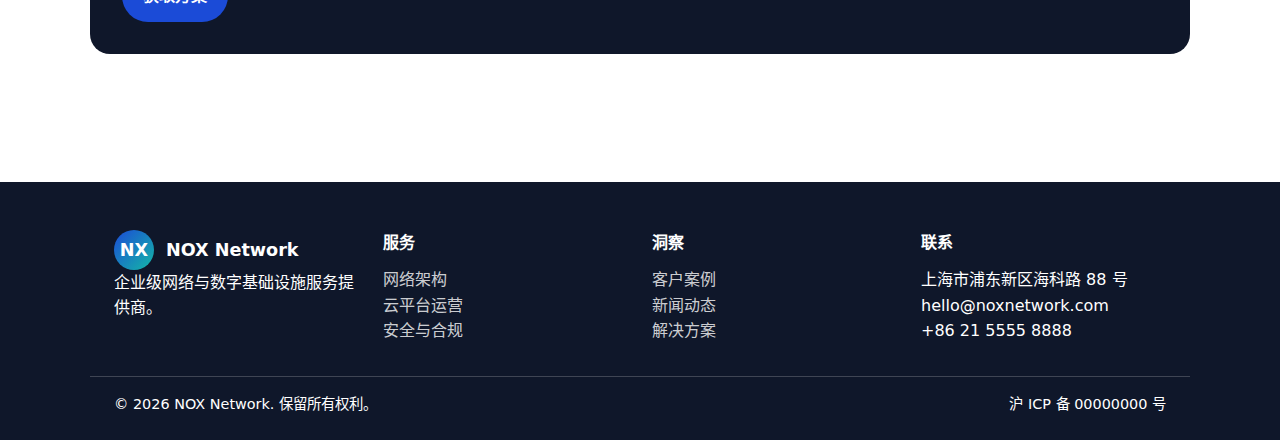
<file: services/index.html>
<!DOCTYPE html>
<html lang="zh-CN">
  <head>
    <meta charset="UTF-8" />
    <meta name="viewport" content="width=device-width, initial-scale=1" />
    <title>服务 | NOX Network</title>
    <meta name="description" content="NOX Network 的企业网络、云平台运营、安全合规与数据治理服务。" />
    <link rel="stylesheet" href="../assets/css/main.css" />
  </head>
  <body>
    <a class="skip-link" href="#main">跳到内容</a>
    <header class="site-header">
      <div class="container header-bar">
        <a class="brand" href="/">
          <span class="brand-mark">NX</span>
          NOX Network
        </a>
        <button class="nav-toggle" data-nav-toggle aria-expanded="false" aria-controls="primary-nav">
          菜单
        </button>
        <nav class="nav" id="primary-nav" data-nav-menu>
          <a href="/">首页</a>
          <a href="/about/">关于我们</a>
          <a href="/services/" aria-current="page">服务</a>
          <a href="/solutions/">解决方案</a>
          <a href="/case-studies/">客户案例</a>
          <a href="/news/">新闻动态</a>
          <a href="/careers/">加入我们</a>
          <a href="/contact/">联系</a>
        </nav>
      </div>
    </header>

    <main id="main">
      <section class="hero">
        <div class="container hero-grid">
          <div>
            <span class="badge">服务矩阵</span>
            <h1>覆盖规划、交付与运营的全栈服务</h1>
            <p>以标准化交付、可观测运营与安全治理构建企业级数字底座。</p>
          </div>
          <div class="hero-card">
            <h3>快速启动</h3>
            <p>结合 4 周启动模型，快速完成业务现状评估与方案设计。</p>
          </div>
        </div>
      </section>

      <section class="section">
        <div class="container">
          <div class="section-header">
            <h2>服务清单</h2>
            <p>根据业务目标灵活组合，支持按项目或长期运营合作。</p>
          </div>
          <div class="card-grid">
            <article class="card">
              <h3>网络与架构</h3>
              <p>园区网络规划、广域网优化、混合云互联与 SD-WAN 部署。</p>
            </article>
            <article class="card">
              <h3>云平台运营</h3>
              <p>多云资源管理、成本优化、容量预测与弹性规划。</p>
            </article>
            <article class="card">
              <h3>安全治理</h3>
              <p>零信任架构、终端防护、权限治理与威胁监测。</p>
            </article>
            <article class="card">
              <h3>可观测性平台</h3>
              <p>统一日志、指标、链路追踪，提升问题定位效率。</p>
            </article>
            <article class="card">
              <h3>数据备份与恢复</h3>
              <p>多地容灾、备份策略设计与关键业务恢复演练。</p>
            </article>
            <article class="card">
              <h3>运营中心支持</h3>
              <p>7x24 运营支持、变更管理与服务级别报告。</p>
            </article>
          </div>
        </div>
      </section>

      <section class="section">
        <div class="container split">
          <div>
            <div class="section-header">
              <h2>交付方式</h2>
              <p>透明可控的交付流程确保项目落地质量。</p>
            </div>
            <ul class="list">
              <li><span>01</span> 需求梳理与业务访谈</li>
              <li><span>02</span> 方案设计与评审</li>
              <li><span>03</span> 实施交付与验证</li>
              <li><span>04</span> 持续运营与优化</li>
            </ul>
          </div>
          <div class="card">
            <h3>服务保障</h3>
            <p>提供 SLA 报告、运行指标与持续改进建议。</p>
            <p>项目经理 + 技术负责人双线协同，确保沟通顺畅。</p>
          </div>
        </div>
      </section>

      <section class="section">
        <div class="container cta">
          <h2>需要定制服务方案？</h2>
          <p>联系我们的顾问团队获取匹配行业的交付清单。</p>
          <a class="button" href="/contact/">获取方案</a>
        </div>
      </section>
    </main>

    <footer class="site-footer">
      <div class="container footer-grid">
        <div>
          <div class="brand">
            <span class="brand-mark">NX</span>
            NOX Network
          </div>
          <p>企业级网络与数字基础设施服务提供商。</p>
        </div>
        <div>
          <h4>服务</h4>
          <ul>
            <li><a href="/services/">网络架构</a></li>
            <li><a href="/services/">云平台运营</a></li>
            <li><a href="/services/">安全与合规</a></li>
          </ul>
        </div>
        <div>
          <h4>洞察</h4>
          <ul>
            <li><a href="/case-studies/">客户案例</a></li>
            <li><a href="/news/">新闻动态</a></li>
            <li><a href="/solutions/">解决方案</a></li>
          </ul>
        </div>
        <div>
          <h4>联系</h4>
          <ul>
            <li>上海市浦东新区海科路 88 号</li>
            <li>hello@noxnetwork.com</li>
            <li>+86 21 5555 8888</li>
          </ul>
        </div>
      </div>
      <div class="container footer-bottom">
        <span>© <span data-year></span> NOX Network. 保留所有权利。</span>
        <span>沪 ICP 备 00000000 号</span>
      </div>
    </footer>

    <script src="../assets/js/main.js"></script>
  </body>
</html>
</file>
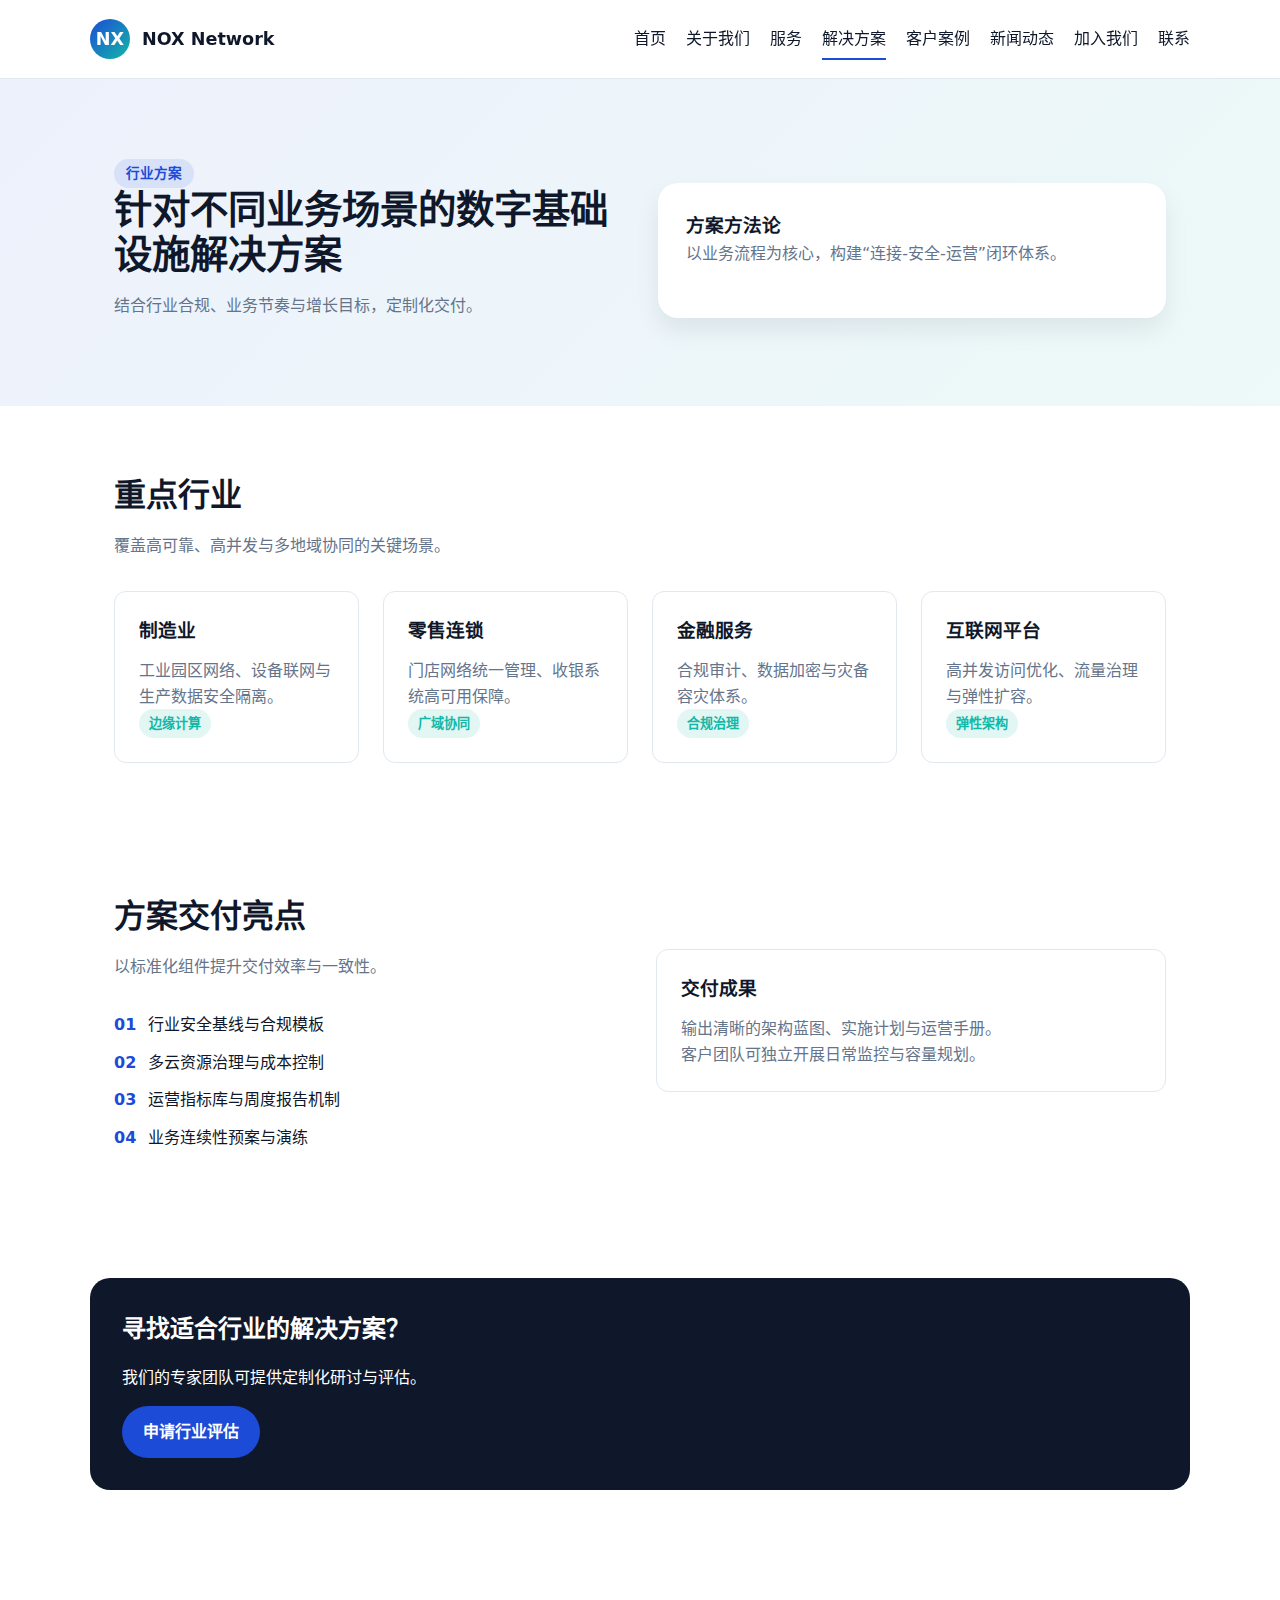
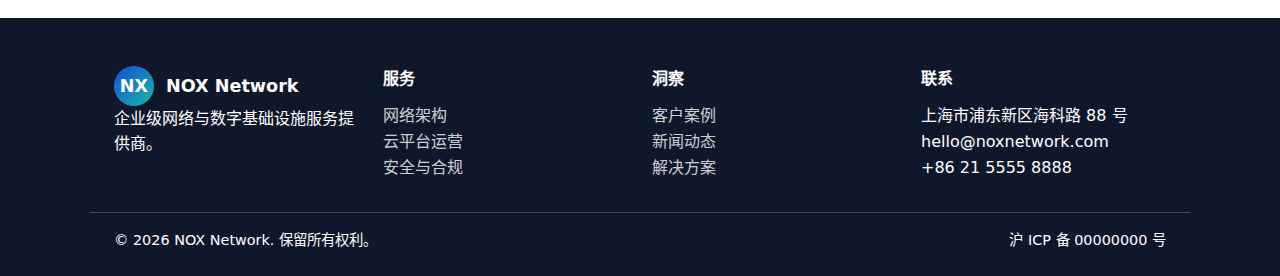
<file: solutions/index.html>
<!DOCTYPE html>
<html lang="zh-CN">
  <head>
    <meta charset="UTF-8" />
    <meta name="viewport" content="width=device-width, initial-scale=1" />
    <title>解决方案 | NOX Network</title>
    <meta name="description" content="面向制造、零售、金融与互联网行业的综合解决方案。" />
    <link rel="stylesheet" href="../assets/css/main.css" />
  </head>
  <body>
    <a class="skip-link" href="#main">跳到内容</a>
    <header class="site-header">
      <div class="container header-bar">
        <a class="brand" href="/">
          <span class="brand-mark">NX</span>
          NOX Network
        </a>
        <button class="nav-toggle" data-nav-toggle aria-expanded="false" aria-controls="primary-nav">
          菜单
        </button>
        <nav class="nav" id="primary-nav" data-nav-menu>
          <a href="/">首页</a>
          <a href="/about/">关于我们</a>
          <a href="/services/">服务</a>
          <a href="/solutions/" aria-current="page">解决方案</a>
          <a href="/case-studies/">客户案例</a>
          <a href="/news/">新闻动态</a>
          <a href="/careers/">加入我们</a>
          <a href="/contact/">联系</a>
        </nav>
      </div>
    </header>

    <main id="main">
      <section class="hero">
        <div class="container hero-grid">
          <div>
            <span class="badge">行业方案</span>
            <h1>针对不同业务场景的数字基础设施解决方案</h1>
            <p>结合行业合规、业务节奏与增长目标，定制化交付。</p>
          </div>
          <div class="hero-card">
            <h3>方案方法论</h3>
            <p>以业务流程为核心，构建“连接-安全-运营”闭环体系。</p>
          </div>
        </div>
      </section>

      <section class="section">
        <div class="container">
          <div class="section-header">
            <h2>重点行业</h2>
            <p>覆盖高可靠、高并发与多地域协同的关键场景。</p>
          </div>
          <div class="card-grid">
            <article class="card">
              <h3>制造业</h3>
              <p>工业园区网络、设备联网与生产数据安全隔离。</p>
              <span class="tag">边缘计算</span>
            </article>
            <article class="card">
              <h3>零售连锁</h3>
              <p>门店网络统一管理、收银系统高可用保障。</p>
              <span class="tag">广域协同</span>
            </article>
            <article class="card">
              <h3>金融服务</h3>
              <p>合规审计、数据加密与灾备容灾体系。</p>
              <span class="tag">合规治理</span>
            </article>
            <article class="card">
              <h3>互联网平台</h3>
              <p>高并发访问优化、流量治理与弹性扩容。</p>
              <span class="tag">弹性架构</span>
            </article>
          </div>
        </div>
      </section>

      <section class="section">
        <div class="container split">
          <div>
            <div class="section-header">
              <h2>方案交付亮点</h2>
              <p>以标准化组件提升交付效率与一致性。</p>
            </div>
            <ul class="list">
              <li><span>01</span> 行业安全基线与合规模板</li>
              <li><span>02</span> 多云资源治理与成本控制</li>
              <li><span>03</span> 运营指标库与周度报告机制</li>
              <li><span>04</span> 业务连续性预案与演练</li>
            </ul>
          </div>
          <div class="card">
            <h3>交付成果</h3>
            <p>输出清晰的架构蓝图、实施计划与运营手册。</p>
            <p>客户团队可独立开展日常监控与容量规划。</p>
          </div>
        </div>
      </section>

      <section class="section">
        <div class="container cta">
          <h2>寻找适合行业的解决方案？</h2>
          <p>我们的专家团队可提供定制化研讨与评估。</p>
          <a class="button" href="/contact/">申请行业评估</a>
        </div>
      </section>
    </main>

    <footer class="site-footer">
      <div class="container footer-grid">
        <div>
          <div class="brand">
            <span class="brand-mark">NX</span>
            NOX Network
          </div>
          <p>企业级网络与数字基础设施服务提供商。</p>
        </div>
        <div>
          <h4>服务</h4>
          <ul>
            <li><a href="/services/">网络架构</a></li>
            <li><a href="/services/">云平台运营</a></li>
            <li><a href="/services/">安全与合规</a></li>
          </ul>
        </div>
        <div>
          <h4>洞察</h4>
          <ul>
            <li><a href="/case-studies/">客户案例</a></li>
            <li><a href="/news/">新闻动态</a></li>
            <li><a href="/solutions/">解决方案</a></li>
          </ul>
        </div>
        <div>
          <h4>联系</h4>
          <ul>
            <li>上海市浦东新区海科路 88 号</li>
            <li>hello@noxnetwork.com</li>
            <li>+86 21 5555 8888</li>
          </ul>
        </div>
      </div>
      <div class="container footer-bottom">
        <span>© <span data-year></span> NOX Network. 保留所有权利。</span>
        <span>沪 ICP 备 00000000 号</span>
      </div>
    </footer>

    <script src="../assets/js/main.js"></script>
  </body>
</html>
</file>
<file: assets/css/main.css>
:root {
  color-scheme: light;
  --color-primary: #1b4bd7;
  --color-primary-dark: #163aa5;
  --color-secondary: #0f172a;
  --color-accent: #14b8a6;
  --color-muted: #64748b;
  --color-border: #e2e8f0;
  --color-surface: #f8fafc;
  --color-white: #ffffff;
  --shadow-soft: 0 12px 24px rgba(15, 23, 42, 0.08);
  --radius-lg: 20px;
  --radius-md: 12px;
  --radius-sm: 8px;
  --max-width: 1100px;
  --transition: 0.2s ease;
  font-family: "Inter", "Noto Sans", system-ui, sans-serif;
}

* {
  box-sizing: border-box;
  margin: 0;
  padding: 0;
}

body {
  min-height: 100vh;
  background: var(--color-white);
  color: var(--color-secondary);
  line-height: 1.6;
}

img {
  max-width: 100%;
  height: auto;
}

a {
  color: inherit;
  text-decoration: none;
}

ul {
  list-style: none;
}

.skip-link {
  position: absolute;
  top: -100px;
  left: 16px;
  background: var(--color-secondary);
  color: var(--color-white);
  padding: 8px 16px;
  border-radius: var(--radius-sm);
  transition: top var(--transition);
  z-index: 999;
}

.skip-link:focus {
  top: 16px;
}

.container {
  width: min(100%, var(--max-width));
  margin: 0 auto;
  padding: 0 24px;
}

.site-header {
  position: sticky;
  top: 0;
  background: rgba(255, 255, 255, 0.96);
  backdrop-filter: blur(8px);
  border-bottom: 1px solid var(--color-border);
  z-index: 50;
}

.header-bar {
  display: flex;
  align-items: center;
  justify-content: space-between;
  padding: 18px 0;
  gap: 24px;
}

.brand {
  display: flex;
  align-items: center;
  gap: 12px;
  font-weight: 700;
  font-size: 1.1rem;
}

.brand-mark {
  width: 40px;
  height: 40px;
  border-radius: 50%;
  background: linear-gradient(135deg, var(--color-primary), var(--color-accent));
  display: grid;
  place-items: center;
  color: var(--color-white);
  font-weight: 700;
}

.nav {
  display: flex;
  align-items: center;
  gap: 20px;
  font-weight: 500;
}

.nav a {
  padding: 8px 0;
  position: relative;
}

.nav a::after {
  content: "";
  position: absolute;
  left: 0;
  bottom: 0;
  width: 0;
  height: 2px;
  background: var(--color-primary);
  transition: width var(--transition);
}

.nav a:hover::after,
.nav a:focus-visible::after,
.nav a[aria-current="page"]::after {
  width: 100%;
}

.nav-toggle {
  display: none;
  border: 1px solid var(--color-border);
  padding: 8px 12px;
  border-radius: var(--radius-sm);
  background: var(--color-white);
}

.hero {
  padding: 80px 0 64px;
  background: linear-gradient(135deg, rgba(27, 75, 215, 0.08), rgba(20, 184, 166, 0.08));
}

.hero-grid {
  display: grid;
  grid-template-columns: repeat(auto-fit, minmax(280px, 1fr));
  gap: 36px;
  align-items: center;
}

.hero h1 {
  font-size: clamp(2.4rem, 3vw, 3.4rem);
  line-height: 1.15;
  margin-bottom: 16px;
}

.hero p {
  color: var(--color-muted);
  margin-bottom: 24px;
}

.hero-card {
  background: var(--color-white);
  border-radius: var(--radius-lg);
  padding: 28px;
  box-shadow: var(--shadow-soft);
}

.button {
  display: inline-flex;
  align-items: center;
  justify-content: center;
  padding: 12px 20px;
  border-radius: 999px;
  border: 1px solid transparent;
  background: var(--color-primary);
  color: var(--color-white);
  font-weight: 600;
  transition: transform var(--transition), background var(--transition);
}

.button:hover,
.button:focus-visible {
  background: var(--color-primary-dark);
  transform: translateY(-1px);
}

.button.secondary {
  background: transparent;
  color: var(--color-primary);
  border-color: var(--color-primary);
}

.section {
  padding: 64px 0;
}

.section-header {
  display: flex;
  flex-direction: column;
  gap: 12px;
  margin-bottom: 32px;
}

.section-header h2 {
  font-size: clamp(1.8rem, 2.5vw, 2.4rem);
}

.section-header p {
  color: var(--color-muted);
}

.card-grid {
  display: grid;
  grid-template-columns: repeat(auto-fit, minmax(240px, 1fr));
  gap: 24px;
}

.card {
  border: 1px solid var(--color-border);
  border-radius: var(--radius-md);
  padding: 24px;
  background: var(--color-white);
  transition: transform var(--transition), box-shadow var(--transition);
}

.card:hover {
  transform: translateY(-4px);
  box-shadow: var(--shadow-soft);
}

.card h3 {
  margin-bottom: 12px;
}

.card p {
  color: var(--color-muted);
}

.badge {
  display: inline-flex;
  align-items: center;
  gap: 6px;
  padding: 4px 12px;
  border-radius: 999px;
  background: rgba(27, 75, 215, 0.1);
  color: var(--color-primary);
  font-weight: 600;
  font-size: 0.85rem;
}

.metrics {
  display: grid;
  grid-template-columns: repeat(auto-fit, minmax(160px, 1fr));
  gap: 20px;
}

.metric {
  background: var(--color-surface);
  border-radius: var(--radius-md);
  padding: 20px;
  text-align: center;
}

.metric strong {
  display: block;
  font-size: 1.6rem;
}

.split {
  display: grid;
  grid-template-columns: repeat(auto-fit, minmax(280px, 1fr));
  gap: 32px;
  align-items: center;
}

.list {
  display: grid;
  gap: 12px;
}

.list li {
  display: flex;
  gap: 12px;
  align-items: flex-start;
}

.list span {
  color: var(--color-primary);
  font-weight: 700;
}

.cta {
  background: var(--color-secondary);
  color: var(--color-white);
  border-radius: var(--radius-lg);
  padding: 32px;
  display: grid;
  gap: 16px;
}

.cta .button {
  width: fit-content;
}

.site-footer {
  background: var(--color-secondary);
  color: var(--color-white);
  padding: 48px 0 24px;
  margin-top: 64px;
}

.footer-grid {
  display: grid;
  grid-template-columns: repeat(auto-fit, minmax(200px, 1fr));
  gap: 24px;
  margin-bottom: 32px;
}

.footer-grid h4 {
  margin-bottom: 12px;
}

.footer-grid a {
  color: rgba(255, 255, 255, 0.8);
}

.footer-grid a:hover {
  color: var(--color-white);
}

.footer-bottom {
  border-top: 1px solid rgba(255, 255, 255, 0.2);
  padding-top: 16px;
  display: flex;
  flex-wrap: wrap;
  justify-content: space-between;
  gap: 12px;
  font-size: 0.9rem;
}

.form {
  display: grid;
  gap: 16px;
}

.form label {
  font-weight: 600;
  display: block;
  margin-bottom: 6px;
}

.form input,
.form select,
.form textarea {
  width: 100%;
  border: 1px solid var(--color-border);
  border-radius: var(--radius-sm);
  padding: 10px 12px;
  font: inherit;
}

.form textarea {
  min-height: 120px;
  resize: vertical;
}

.tag {
  display: inline-flex;
  align-items: center;
  gap: 6px;
  background: rgba(20, 184, 166, 0.12);
  color: var(--color-accent);
  padding: 4px 10px;
  border-radius: 999px;
  font-size: 0.82rem;
  font-weight: 600;
}

@media (max-width: 900px) {
  .nav {
    position: absolute;
    right: 24px;
    top: 72px;
    background: var(--color-white);
    border: 1px solid var(--color-border);
    border-radius: var(--radius-md);
    flex-direction: column;
    align-items: flex-start;
    padding: 16px;
    width: min(280px, 90vw);
    box-shadow: var(--shadow-soft);
    display: none;
  }

  .nav[data-open="true"] {
    display: flex;
  }

  .nav-toggle {
    display: inline-flex;
  }
}

@media (max-width: 600px) {
  .header-bar {
    padding: 16px 0;
  }

  .hero {
    padding: 64px 0 48px;
  }

  .section {
    padding: 48px 0;
  }
}
</file>
